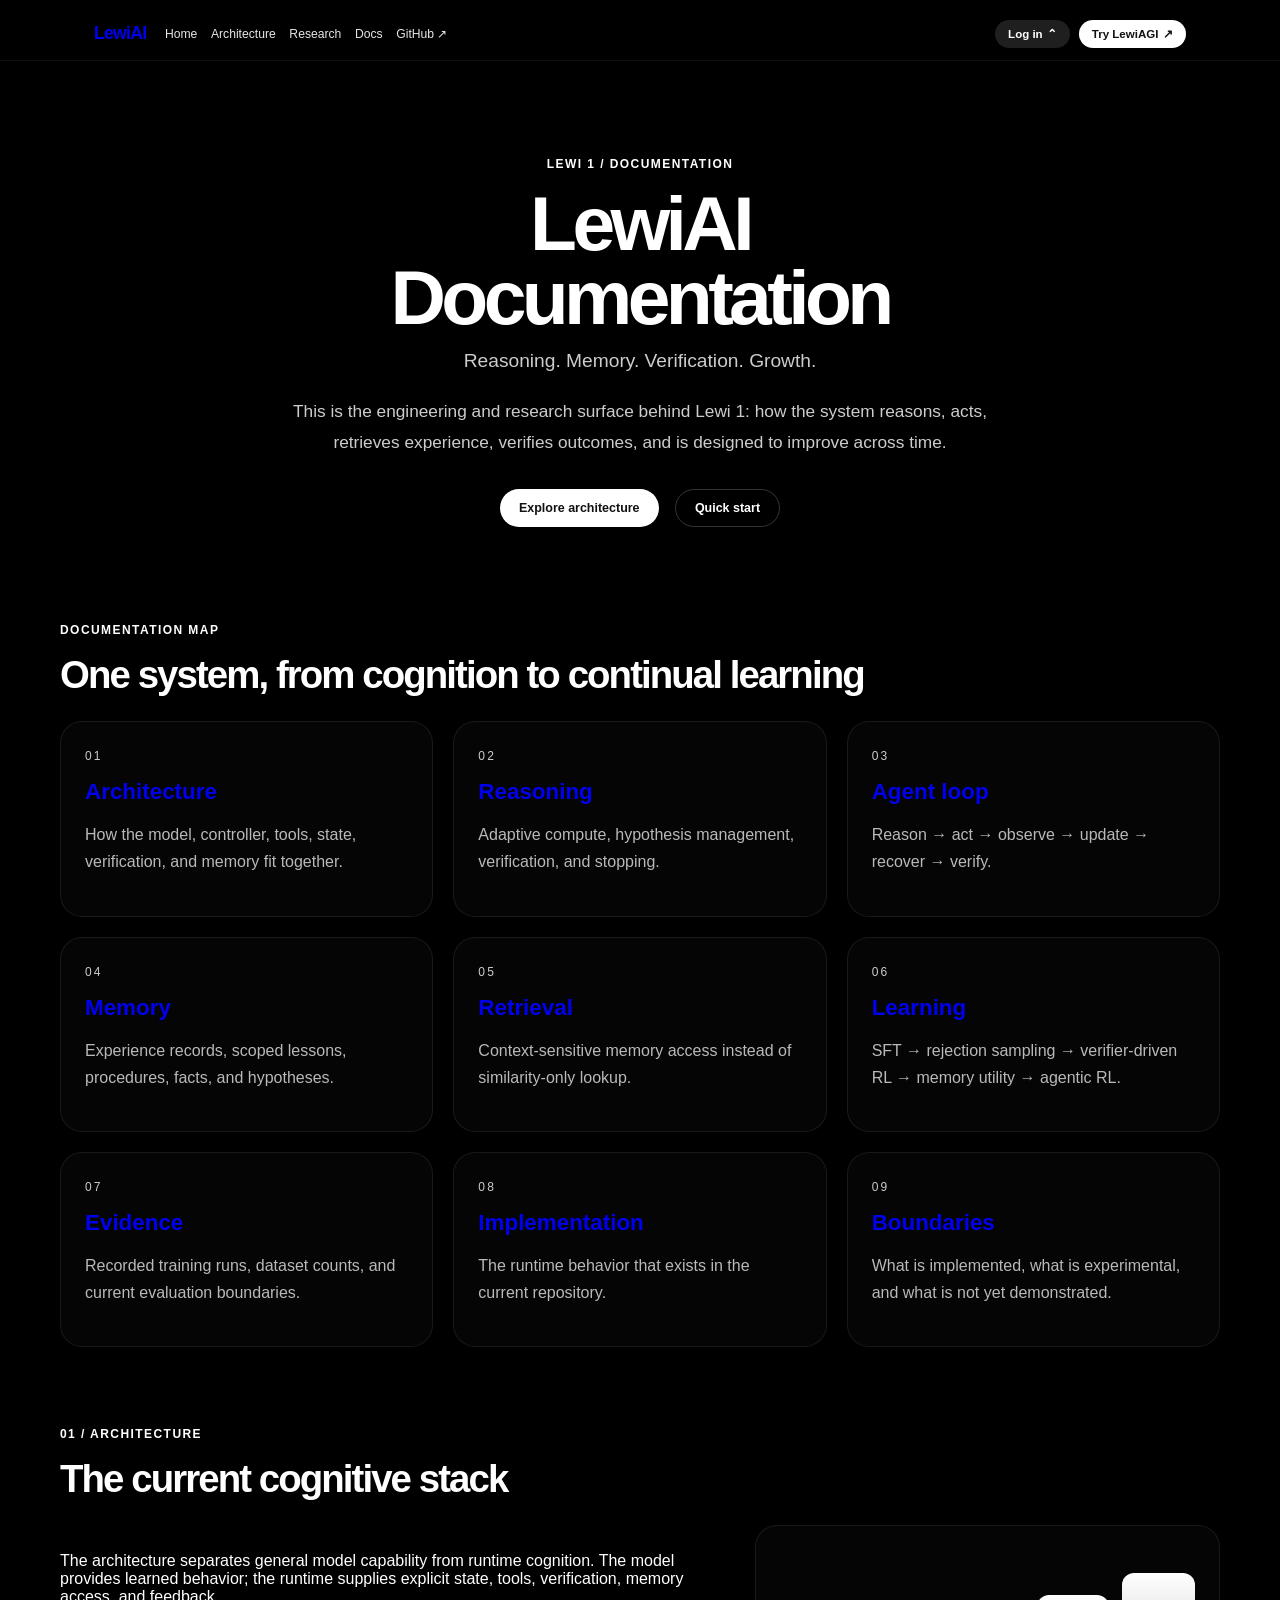
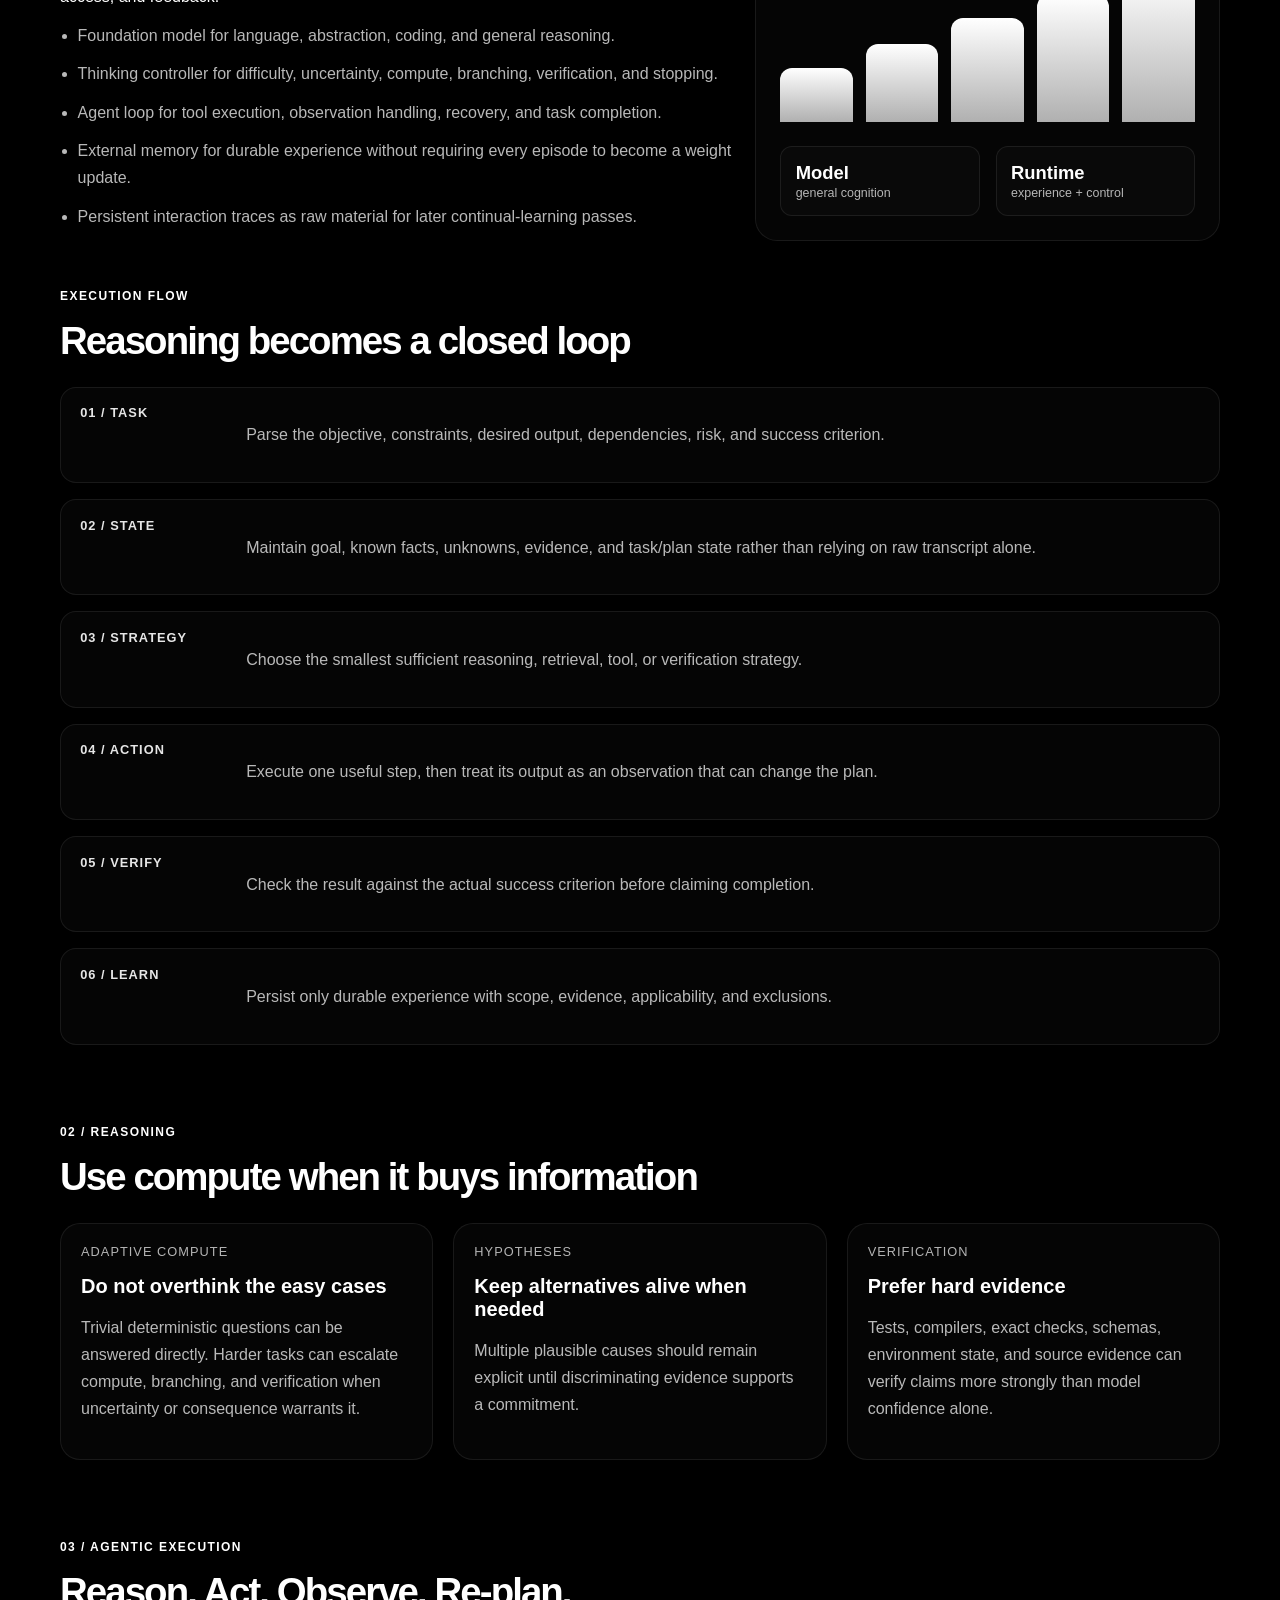
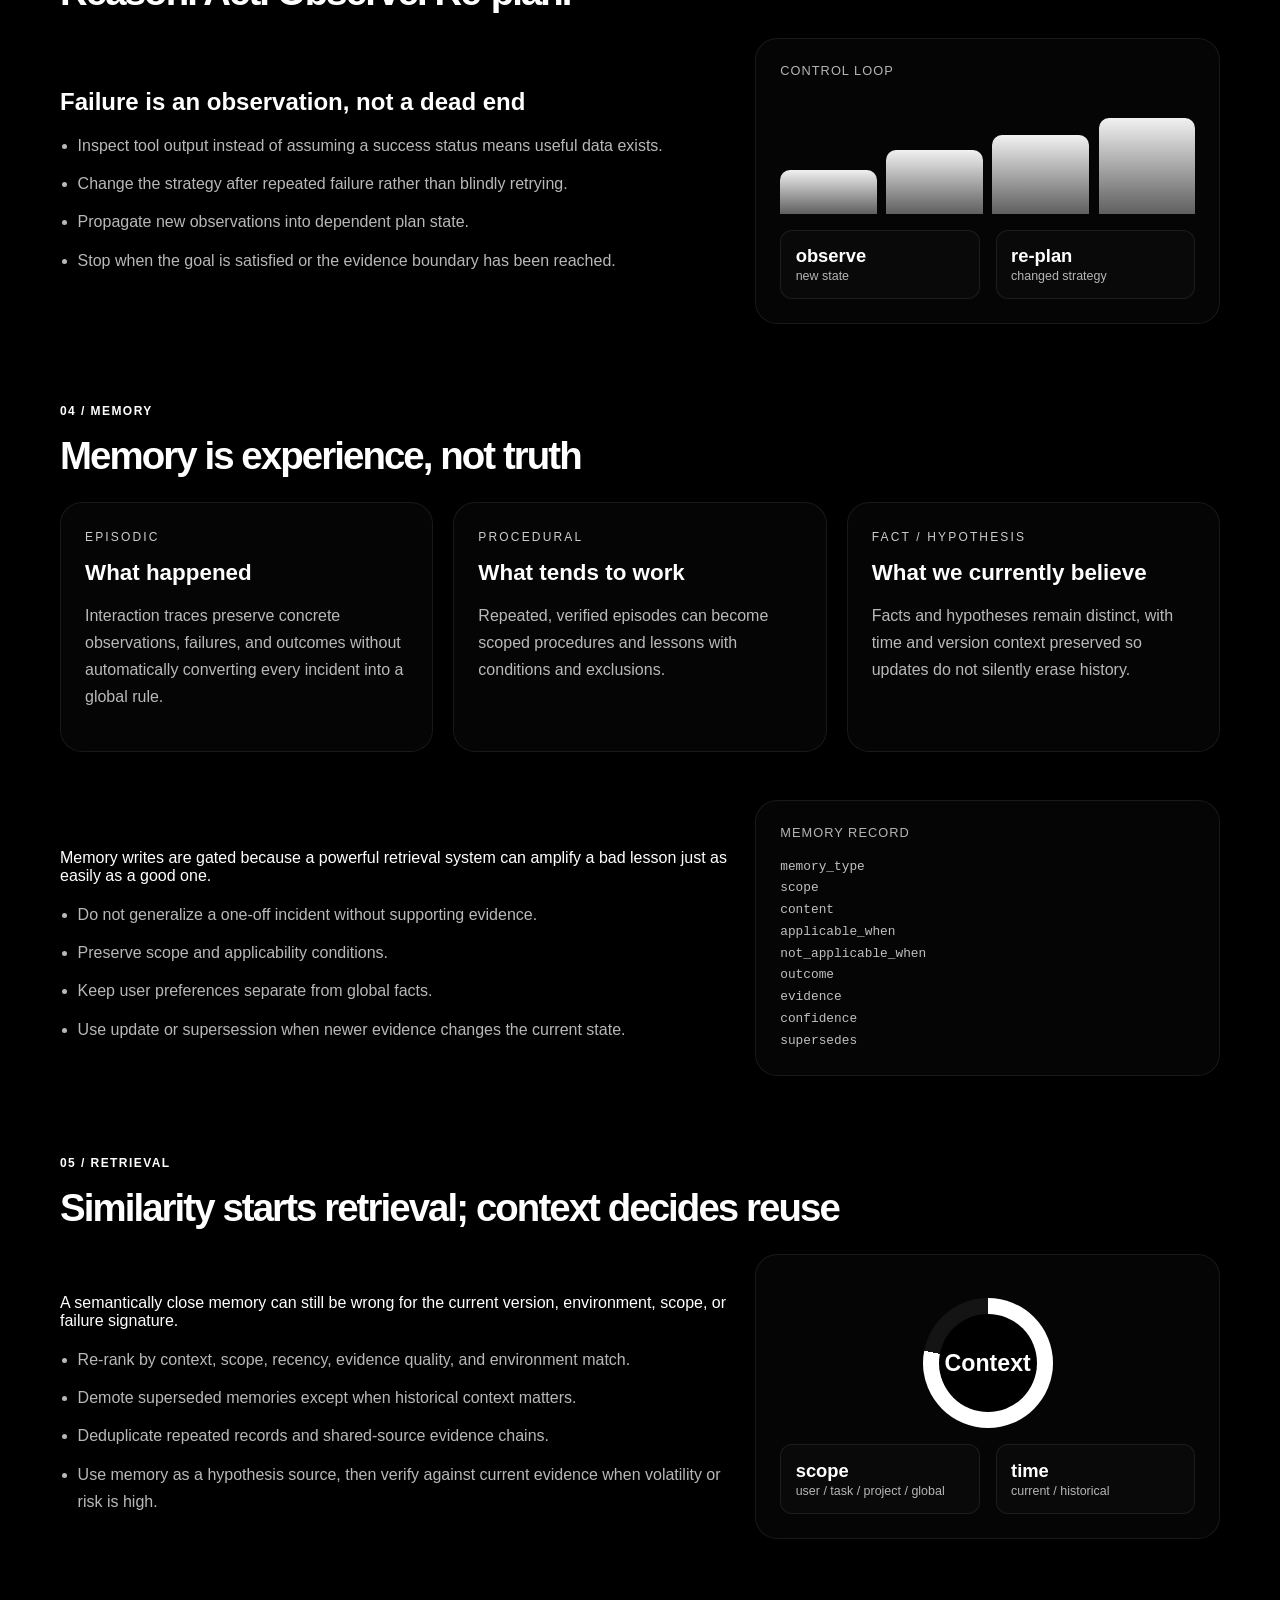
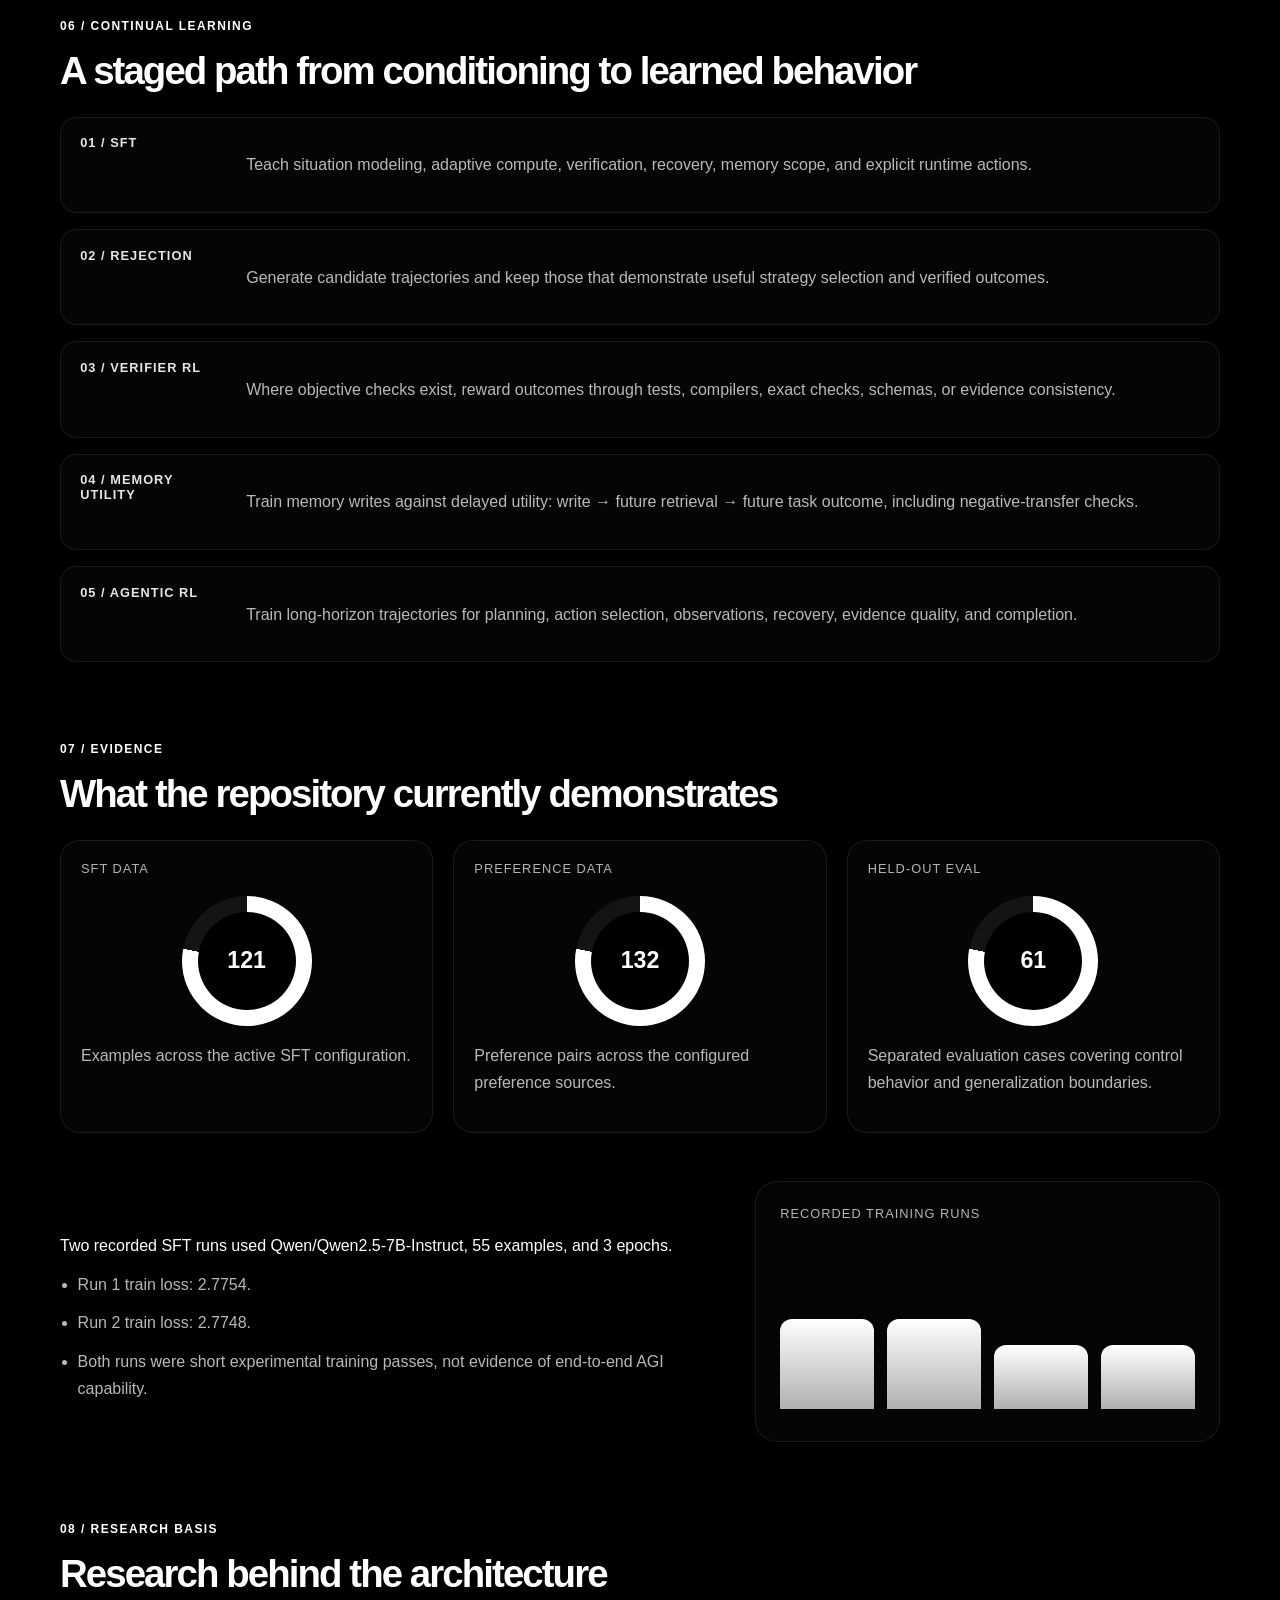
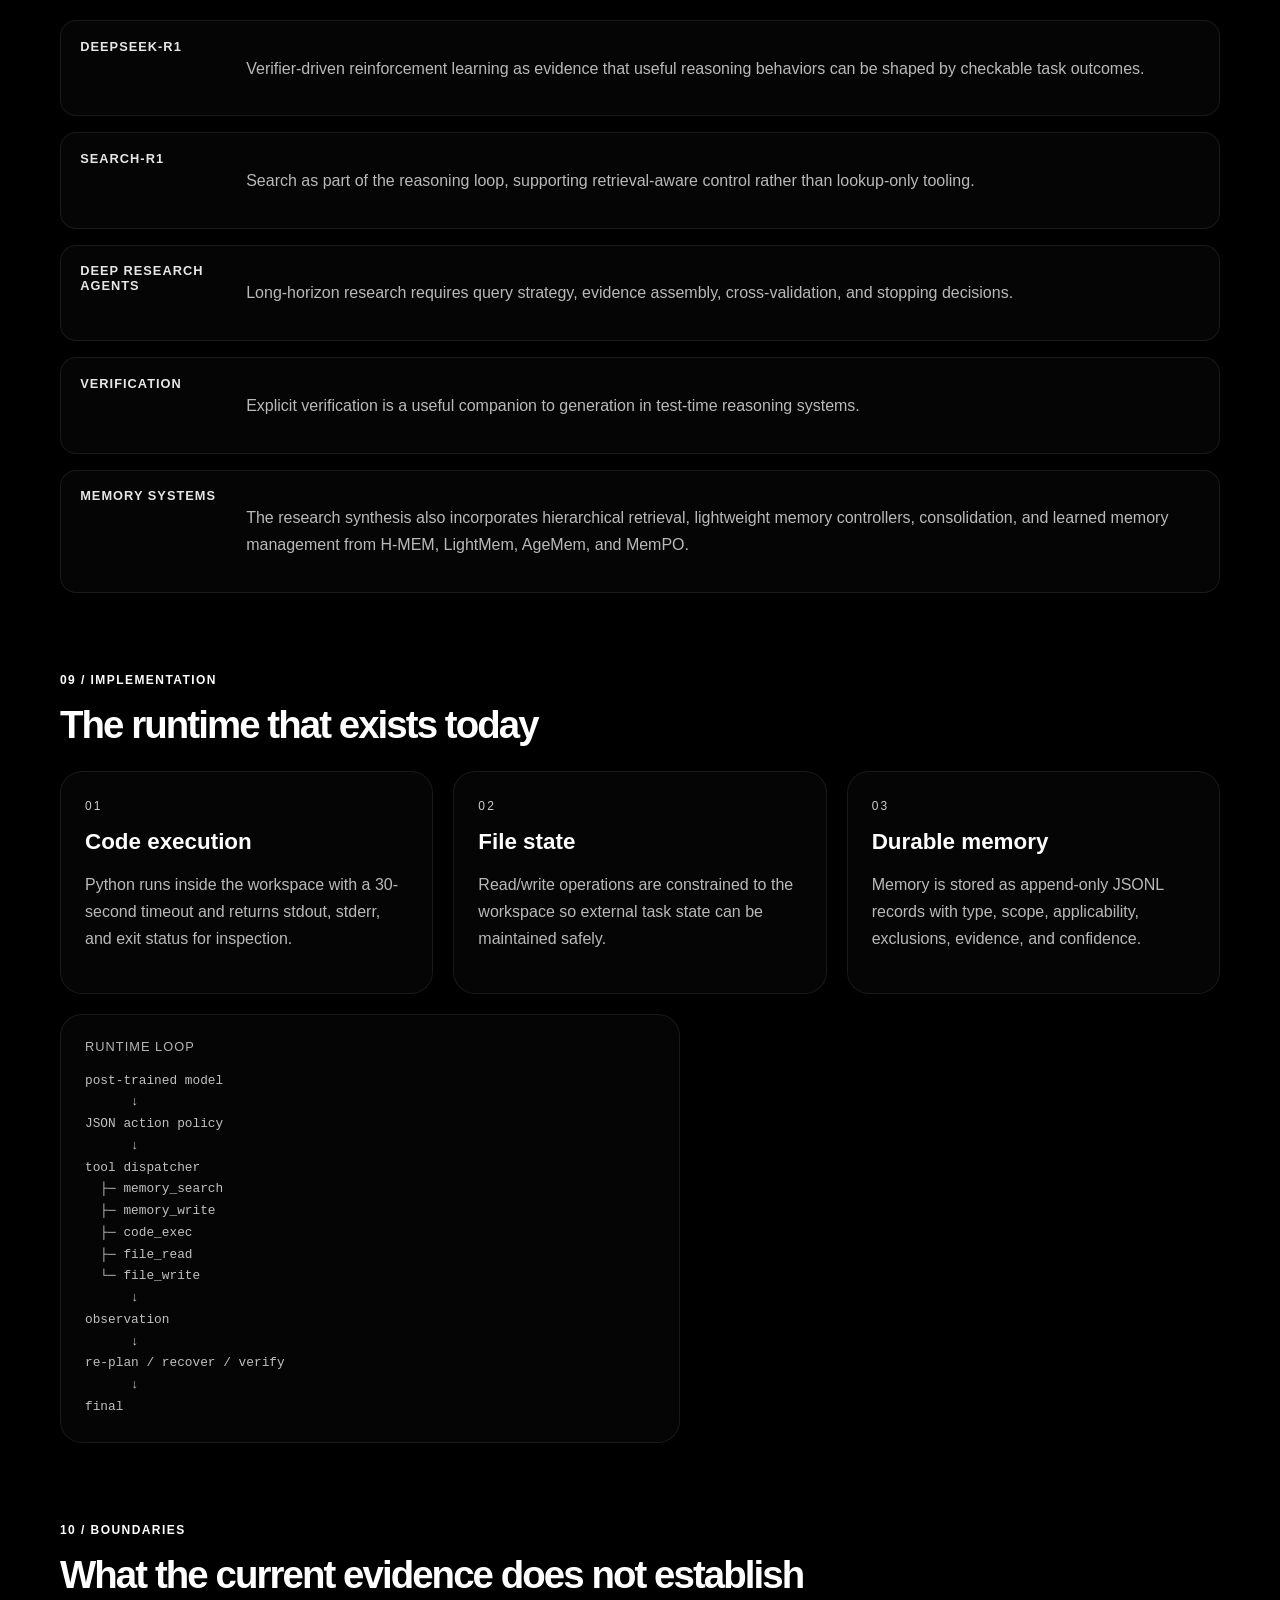
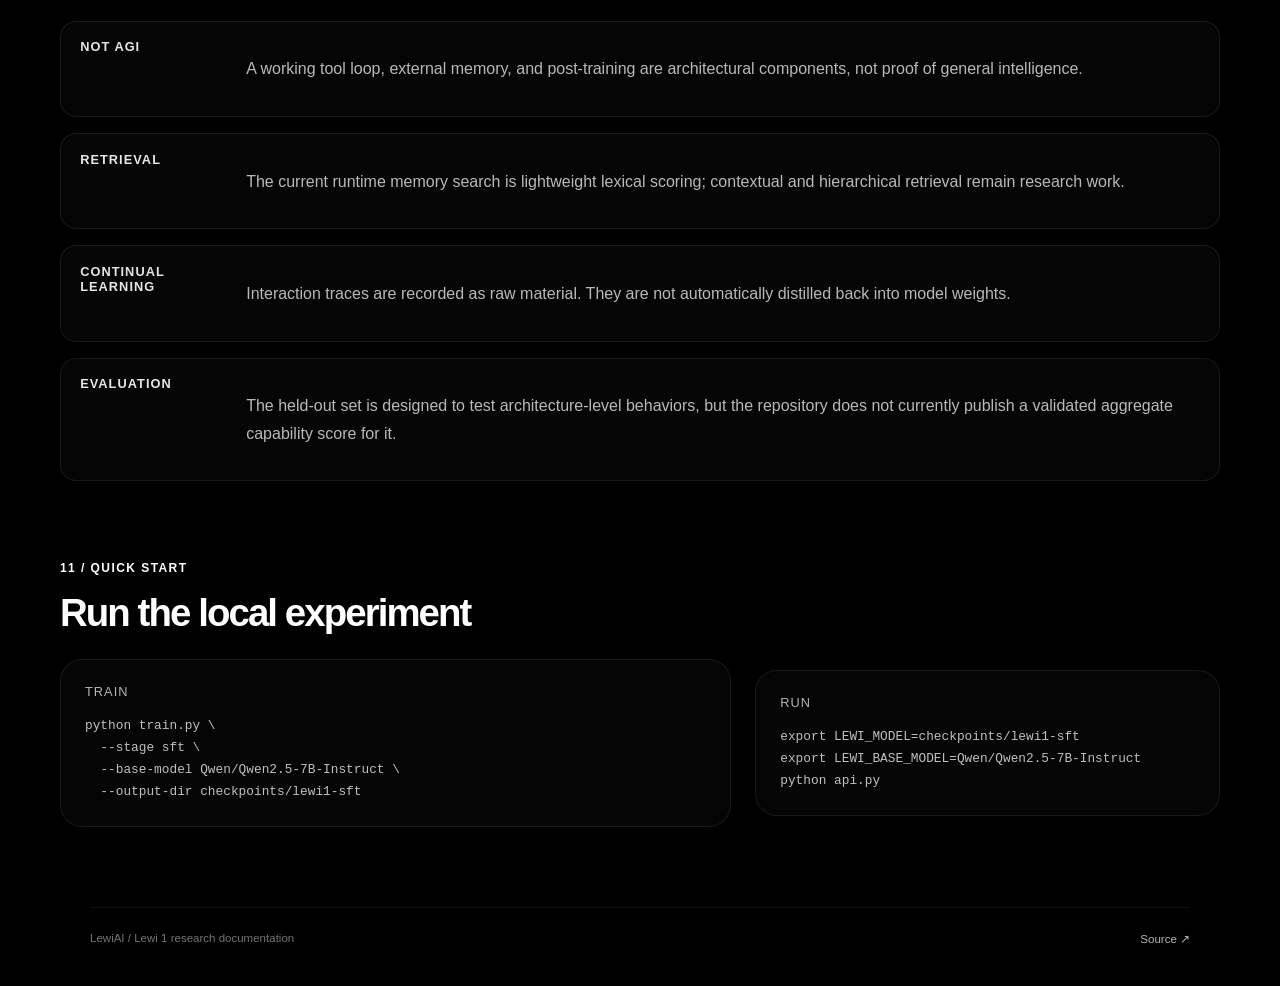
<file: docs/index.html>
<!DOCTYPE html>
<html lang="en">
<head>
  <meta charset="UTF-8">
  <meta name="viewport" content="width=device-width, initial-scale=1.0">
  <meta name="description" content="LewiAI documentation: reasoning, memory, verification, agentic execution, and continual learning research.">
  <link rel="stylesheet" href="style.css">
  <title>LewiAI — Documentation</title>
</head>
<body>
  <header class="topbar">
    <div class="topbar-inner">
      <div class="topbar-left">
        <a class="brand-wrap" href="../" aria-label="LewiAI home">
          <span class="brand-name">LewiAI</span>
        </a>
        <nav class="topbar-nav" aria-label="Main navigation">
          <a href="../">Home</a>
          <a href="../#architecture">Architecture</a>
          <a href="../#research">Research</a>
          <a href="#documentation">Docs</a>
          <a href="https://github.com/0scriptus0/agi-attempt" target="_blank" rel="noopener">GitHub ↗</a>
        </nav>
      </div>
      <div class="topbar-actions">
        <a class="login-btn" href="../">Log in <span>⌃</span></a>
        <a class="cta-btn" href="../">Try LewiAGI <span>↗</span></a>
      </div>
    </div>
  </header>

  <main class="page-shell" id="documentation">
    <section class="hero">
      <div class="hero-content">
        <p class="section-kicker">Lewi 1 / Documentation</p>
        <h1>LewiAI<br>Documentation</h1>
        <p class="dashboard-text">Reasoning. Memory. Verification. Growth.</p>
        <p class="hero-description">
          This is the engineering and research surface behind Lewi 1: how the system reasons,
          acts, retrieves experience, verifies outcomes, and is designed to improve across time.
        </p>
        <div class="hero-actions">
          <a class="primary-btn" href="#architecture">Explore architecture</a>
          <a class="secondary-btn" href="#quick-start">Quick start</a>
        </div>
      </div>
    </section>

    <section class="content-block">
      <div class="section-header">
        <p class="section-kicker">Documentation map</p>
        <h2>One system, from cognition to continual learning</h2>
      </div>
      <div class="info-grid docs-map">
        <a class="info-card map-card" href="#architecture"><span class="card-number">01</span><h3>Architecture</h3><p>How the model, controller, tools, state, verification, and memory fit together.</p></a>
        <a class="info-card map-card" href="#reasoning"><span class="card-number">02</span><h3>Reasoning</h3><p>Adaptive compute, hypothesis management, verification, and stopping.</p></a>
        <a class="info-card map-card" href="#agent-loop"><span class="card-number">03</span><h3>Agent loop</h3><p>Reason → act → observe → update → recover → verify.</p></a>
        <a class="info-card map-card" href="#memory"><span class="card-number">04</span><h3>Memory</h3><p>Experience records, scoped lessons, procedures, facts, and hypotheses.</p></a>
        <a class="info-card map-card" href="#retrieval"><span class="card-number">05</span><h3>Retrieval</h3><p>Context-sensitive memory access instead of similarity-only lookup.</p></a>
        <a class="info-card map-card" href="#learning"><span class="card-number">06</span><h3>Learning</h3><p>SFT → rejection sampling → verifier-driven RL → memory utility → agentic RL.</p></a>
        <a class="info-card map-card" href="#evidence"><span class="card-number">07</span><h3>Evidence</h3><p>Recorded training runs, dataset counts, and current evaluation boundaries.</p></a>
        <a class="info-card map-card" href="#implementation"><span class="card-number">08</span><h3>Implementation</h3><p>The runtime behavior that exists in the current repository.</p></a>
        <a class="info-card map-card" href="#boundaries"><span class="card-number">09</span><h3>Boundaries</h3><p>What is implemented, what is experimental, and what is not yet demonstrated.</p></a>
      </div>
    </section>

    <section class="content-block" id="architecture">
      <div class="section-header">
        <p class="section-kicker">01 / Architecture</p>
        <h2>The current cognitive stack</h2>
      </div>
      <div class="split-layout">
        <div class="section-copy">
          <p>
            The architecture separates general model capability from runtime cognition.
            The model provides learned behavior; the runtime supplies explicit state, tools,
            verification, memory access, and feedback.
          </p>
          <ul class="feature-list">
            <li>Foundation model for language, abstraction, coding, and general reasoning.</li>
            <li>Thinking controller for difficulty, uncertainty, compute, branching, verification, and stopping.</li>
            <li>Agent loop for tool execution, observation handling, recovery, and task completion.</li>
            <li>External memory for durable experience without requiring every episode to become a weight update.</li>
            <li>Persistent interaction traces as raw material for later continual-learning passes.</li>
          </ul>
        </div>
        <div class="visual-panel">
          <div class="mini-chart architecture-chart">
            <div class="chart-bar" style="height:35%"></div>
            <div class="chart-bar" style="height:50%"></div>
            <div class="chart-bar" style="height:67%"></div>
            <div class="chart-bar" style="height:82%"></div>
            <div class="chart-bar" style="height:96%"></div>
          </div>
          <div class="metric-row">
            <div><strong>Model</strong><span>general cognition</span></div>
            <div><strong>Runtime</strong><span>experience + control</span></div>
          </div>
        </div>
      </div>

      <div class="content-block inner-block">
        <div class="section-header">
          <p class="section-kicker">Execution flow</p>
          <h2>Reasoning becomes a closed loop</h2>
        </div>
        <div class="discovery-list">
          <div class="discovery-item"><span>01 / TASK</span><p>Parse the objective, constraints, desired output, dependencies, risk, and success criterion.</p></div>
          <div class="discovery-item"><span>02 / STATE</span><p>Maintain goal, known facts, unknowns, evidence, and task/plan state rather than relying on raw transcript alone.</p></div>
          <div class="discovery-item"><span>03 / STRATEGY</span><p>Choose the smallest sufficient reasoning, retrieval, tool, or verification strategy.</p></div>
          <div class="discovery-item"><span>04 / ACTION</span><p>Execute one useful step, then treat its output as an observation that can change the plan.</p></div>
          <div class="discovery-item"><span>05 / VERIFY</span><p>Check the result against the actual success criterion before claiming completion.</p></div>
          <div class="discovery-item"><span>06 / LEARN</span><p>Persist only durable experience with scope, evidence, applicability, and exclusions.</p></div>
        </div>
      </div>
    </section>

    <section class="content-block" id="reasoning">
      <div class="section-header">
        <p class="section-kicker">02 / Reasoning</p>
        <h2>Use compute when it buys information</h2>
      </div>
      <div class="bench-grid">
        <article class="bench-card">
          <div class="bench-label">Adaptive compute</div>
          <h3>Do not overthink the easy cases</h3>
          <p>Trivial deterministic questions can be answered directly. Harder tasks can escalate compute, branching, and verification when uncertainty or consequence warrants it.</p>
        </article>
        <article class="bench-card">
          <div class="bench-label">Hypotheses</div>
          <h3>Keep alternatives alive when needed</h3>
          <p>Multiple plausible causes should remain explicit until discriminating evidence supports a commitment.</p>
        </article>
        <article class="bench-card">
          <div class="bench-label">Verification</div>
          <h3>Prefer hard evidence</h3>
          <p>Tests, compilers, exact checks, schemas, environment state, and source evidence can verify claims more strongly than model confidence alone.</p>
        </article>
      </div>
    </section>

    <section class="content-block" id="agent-loop">
      <div class="section-header">
        <p class="section-kicker">03 / Agentic execution</p>
        <h2>Reason. Act. Observe. Re-plan.</h2>
      </div>
      <div class="split-layout">
        <div class="section-copy">
          <h3>Failure is an observation, not a dead end</h3>
          <ul class="feature-list">
            <li>Inspect tool output instead of assuming a success status means useful data exists.</li>
            <li>Change the strategy after repeated failure rather than blindly retrying.</li>
            <li>Propagate new observations into dependent plan state.</li>
            <li>Stop when the goal is satisfied or the evidence boundary has been reached.</li>
          </ul>
        </div>
        <div class="visual-panel">
          <div class="bench-label">CONTROL LOOP</div>
          <div class="stack-bars">
            <span style="height:42%"></span>
            <span style="height:61%"></span>
            <span style="height:76%"></span>
            <span style="height:92%"></span>
          </div>
          <div class="metric-row">
            <div><strong>observe</strong><span>new state</span></div>
            <div><strong>re-plan</strong><span>changed strategy</span></div>
          </div>
        </div>
      </div>
    </section>

    <section class="content-block" id="memory">
      <div class="section-header">
        <p class="section-kicker">04 / Memory</p>
        <h2>Memory is experience, not truth</h2>
      </div>
      <div class="info-grid">
        <article class="info-card">
          <span class="card-number">EPISODIC</span>
          <h3>What happened</h3>
          <p>Interaction traces preserve concrete observations, failures, and outcomes without automatically converting every incident into a global rule.</p>
        </article>
        <article class="info-card">
          <span class="card-number">PROCEDURAL</span>
          <h3>What tends to work</h3>
          <p>Repeated, verified episodes can become scoped procedures and lessons with conditions and exclusions.</p>
        </article>
        <article class="info-card">
          <span class="card-number">FACT / HYPOTHESIS</span>
          <h3>What we currently believe</h3>
          <p>Facts and hypotheses remain distinct, with time and version context preserved so updates do not silently erase history.</p>
        </article>
      </div>

      <div class="split-layout inner-block">
        <div class="section-copy">
          <p>Memory writes are gated because a powerful retrieval system can amplify a bad lesson just as easily as a good one.</p>
          <ul class="feature-list">
            <li>Do not generalize a one-off incident without supporting evidence.</li>
            <li>Preserve scope and applicability conditions.</li>
            <li>Keep user preferences separate from global facts.</li>
            <li>Use update or supersession when newer evidence changes the current state.</li>
          </ul>
        </div>
        <div class="visual-panel">
          <div class="bench-label">MEMORY RECORD</div>
          <pre class="code-block">memory_type
scope
content
applicable_when
not_applicable_when
outcome
evidence
confidence
supersedes</pre>
        </div>
      </div>
    </section>

    <section class="content-block" id="retrieval">
      <div class="section-header">
        <p class="section-kicker">05 / Retrieval</p>
        <h2>Similarity starts retrieval; context decides reuse</h2>
      </div>
      <div class="split-layout">
        <div class="section-copy">
          <p>A semantically close memory can still be wrong for the current version, environment, scope, or failure signature.</p>
          <ul class="feature-list">
            <li>Re-rank by context, scope, recency, evidence quality, and environment match.</li>
            <li>Demote superseded memories except when historical context matters.</li>
            <li>Deduplicate repeated records and shared-source evidence chains.</li>
            <li>Use memory as a hypothesis source, then verify against current evidence when volatility or risk is high.</li>
          </ul>
        </div>
        <div class="visual-panel">
          <div class="radial-ring">
            <span>Context</span>
          </div>
          <div class="metric-row">
            <div><strong>scope</strong><span>user / task / project / global</span></div>
            <div><strong>time</strong><span>current / historical</span></div>
          </div>
        </div>
      </div>
    </section>

    <section class="content-block" id="learning">
      <div class="section-header">
        <p class="section-kicker">06 / Continual learning</p>
        <h2>A staged path from conditioning to learned behavior</h2>
      </div>
      <div class="discovery-list">
        <div class="discovery-item"><span>01 / SFT</span><p>Teach situation modeling, adaptive compute, verification, recovery, memory scope, and explicit runtime actions.</p></div>
        <div class="discovery-item"><span>02 / REJECTION</span><p>Generate candidate trajectories and keep those that demonstrate useful strategy selection and verified outcomes.</p></div>
        <div class="discovery-item"><span>03 / VERIFIER RL</span><p>Where objective checks exist, reward outcomes through tests, compilers, exact checks, schemas, or evidence consistency.</p></div>
        <div class="discovery-item"><span>04 / MEMORY UTILITY</span><p>Train memory writes against delayed utility: write → future retrieval → future task outcome, including negative-transfer checks.</p></div>
        <div class="discovery-item"><span>05 / AGENTIC RL</span><p>Train long-horizon trajectories for planning, action selection, observations, recovery, evidence quality, and completion.</p></div>
      </div>
    </section>

    <section class="content-block" id="evidence">
      <div class="section-header">
        <p class="section-kicker">07 / Evidence</p>
        <h2>What the repository currently demonstrates</h2>
      </div>
      <div class="bench-grid">
        <article class="bench-card">
          <div class="bench-label">SFT data</div>
          <div class="radial-ring"><span>121</span></div>
          <p>Examples across the active SFT configuration.</p>
        </article>
        <article class="bench-card">
          <div class="bench-label">Preference data</div>
          <div class="radial-ring"><span>132</span></div>
          <p>Preference pairs across the configured preference sources.</p>
        </article>
        <article class="bench-card">
          <div class="bench-label">Held-out eval</div>
          <div class="radial-ring"><span>61</span></div>
          <p>Separated evaluation cases covering control behavior and generalization boundaries.</p>
        </article>
      </div>
      <div class="split-layout inner-block">
        <div class="section-copy">
          <p>Two recorded SFT runs used Qwen/Qwen2.5-7B-Instruct, 55 examples, and 3 epochs.</p>
          <ul class="feature-list">
            <li>Run 1 train loss: 2.7754.</li>
            <li>Run 2 train loss: 2.7748.</li>
            <li>Both runs were short experimental training passes, not evidence of end-to-end AGI capability.</li>
          </ul>
        </div>
        <div class="visual-panel">
          <div class="bench-label">RECORDED TRAINING RUNS</div>
          <div class="mini-chart">
            <div class="chart-bar" style="height:58%"></div>
            <div class="chart-bar" style="height:58%"></div>
            <div class="chart-bar" style="height:41%"></div>
            <div class="chart-bar" style="height:41%"></div>
          </div>
        </div>
      </div>
    </section>

    <section class="content-block" id="research">
      <div class="section-header">
        <p class="section-kicker">08 / Research basis</p>
        <h2>Research behind the architecture</h2>
      </div>
      <div class="discovery-list">
        <a class="discovery-item" href="https://www.nature.com/articles/s41586-025-09422-z" target="_blank" rel="noopener"><span>DeepSeek-R1</span><p>Verifier-driven reinforcement learning as evidence that useful reasoning behaviors can be shaped by checkable task outcomes.</p></a>
        <a class="discovery-item" href="https://arxiv.org/abs/2503.09516" target="_blank" rel="noopener"><span>Search-R1</span><p>Search as part of the reasoning loop, supporting retrieval-aware control rather than lookup-only tooling.</p></a>
        <a class="discovery-item" href="https://arxiv.org/abs/2506.18096" target="_blank" rel="noopener"><span>Deep Research Agents</span><p>Long-horizon research requires query strategy, evidence assembly, cross-validation, and stopping decisions.</p></a>
        <a class="discovery-item" href="https://arxiv.org/abs/2508.16665" target="_blank" rel="noopener"><span>Verification</span><p>Explicit verification is a useful companion to generation in test-time reasoning systems.</p></a>
        <div class="discovery-item"><span>Memory systems</span><p>The research synthesis also incorporates hierarchical retrieval, lightweight memory controllers, consolidation, and learned memory management from H-MEM, LightMem, AgeMem, and MemPO.</p></div>
      </div>
    </section>

    <section class="content-block" id="implementation">
      <div class="section-header">
        <p class="section-kicker">09 / Implementation</p>
        <h2>The runtime that exists today</h2>
      </div>
      <div class="info-grid">
        <article class="info-card"><span class="card-number">01</span><h3>Code execution</h3><p>Python runs inside the workspace with a 30-second timeout and returns stdout, stderr, and exit status for inspection.</p></article>
        <article class="info-card"><span class="card-number">02</span><h3>File state</h3><p>Read/write operations are constrained to the workspace so external task state can be maintained safely.</p></article>
        <article class="info-card"><span class="card-number">03</span><h3>Durable memory</h3><p>Memory is stored as append-only JSONL records with type, scope, applicability, exclusions, evidence, and confidence.</p></article>
      </div>
      <div class="visual-panel implementation-panel">
        <div class="bench-label">RUNTIME LOOP</div>
        <pre class="code-block">post-trained model
      ↓
JSON action policy
      ↓
tool dispatcher
  ├─ memory_search
  ├─ memory_write
  ├─ code_exec
  ├─ file_read
  └─ file_write
      ↓
observation
      ↓
re-plan / recover / verify
      ↓
final</pre>
      </div>
    </section>

    <section class="content-block" id="boundaries">
      <div class="section-header">
        <p class="section-kicker">10 / Boundaries</p>
        <h2>What the current evidence does not establish</h2>
      </div>
      <div class="discovery-list">
        <div class="discovery-item"><span>NOT AGI</span><p>A working tool loop, external memory, and post-training are architectural components, not proof of general intelligence.</p></div>
        <div class="discovery-item"><span>RETRIEVAL</span><p>The current runtime memory search is lightweight lexical scoring; contextual and hierarchical retrieval remain research work.</p></div>
        <div class="discovery-item"><span>CONTINUAL LEARNING</span><p>Interaction traces are recorded as raw material. They are not automatically distilled back into model weights.</p></div>
        <div class="discovery-item"><span>EVALUATION</span><p>The held-out set is designed to test architecture-level behaviors, but the repository does not currently publish a validated aggregate capability score for it.</p></div>
      </div>
    </section>

    <section class="content-block" id="quick-start">
      <div class="section-header">
        <p class="section-kicker">11 / Quick start</p>
        <h2>Run the local experiment</h2>
      </div>
      <div class="split-layout">
        <div class="visual-panel">
          <div class="bench-label">TRAIN</div>
          <pre class="code-block">python train.py \
  --stage sft \
  --base-model Qwen/Qwen2.5-7B-Instruct \
  --output-dir checkpoints/lewi1-sft</pre>
        </div>
        <div class="visual-panel">
          <div class="bench-label">RUN</div>
          <pre class="code-block">export LEWI_MODEL=checkpoints/lewi1-sft
export LEWI_BASE_MODEL=Qwen/Qwen2.5-7B-Instruct
python api.py</pre>
        </div>
      </div>
    </section>
  </main>

  <footer class="site-footer">
    <div>LewiAI / Lewi 1 research documentation</div>
    <a href="https://github.com/0scriptus0/agi-attempt" target="_blank" rel="noopener">Source ↗</a>
  </footer>
</body>
</html>
</file>
<file: docs/style.css>
*{box-sizing:border-box}
html{scroll-behavior:smooth}
body{margin:0;background:#000;color:#fff;font-family:Arial,Helvetica,sans-serif}
.topbar{width:100%;background:#000;border-bottom:1px solid rgba(255,255,255,.06);display:flex;justify-content:center;margin-top:.5rem;position:sticky;top:0;z-index:20}
.topbar-inner{width:min(1100px,calc(100% - 24px));min-height:52px;padding:0 .25rem;display:flex;align-items:center;justify-content:space-between;gap:.5rem}
.topbar-left{display:flex;align-items:center;justify-content:center;gap:.9rem;flex:none}
.brand-wrap{display:flex;align-items:center;margin-right:.25rem;text-decoration:none}
.brand-name{font-size:1.1rem;font-weight:700;letter-spacing:-.04em;line-height:1}
.topbar-nav{display:flex;align-items:center;justify-content:center;gap:.85rem;flex-wrap:wrap}
.topbar-nav a{color:rgba(255,255,255,.9);text-decoration:none;font-size:.76rem;font-weight:500;line-height:1.2;transition:opacity .2s ease}
.topbar-nav a:hover,.topbar-nav a:focus{opacity:.8}
.topbar-actions{display:flex;align-items:center;gap:.55rem;margin-left:0}
.login-btn,.cta-btn{border-radius:999px;font-size:.72rem;font-weight:600;cursor:pointer;transition:opacity .2s ease;text-decoration:none;display:inline-flex;align-items:center;gap:.3rem}
.login-btn{background:rgba(255,255,255,.12);color:#fff;padding:.45rem .8rem}
.cta-btn{background:#fff;color:#111;padding:.45rem .8rem}
.login-btn:hover,.cta-btn:hover{opacity:.92}
.primary-btn,.secondary-btn{border-radius:999px;padding:.7rem 1.2rem;font-size:.78rem;font-weight:700;display:inline-flex;align-items:center;justify-content:center;text-decoration:none;transition:opacity .2s ease}
.primary-btn{background:#fff;color:#111;border:none}
.secondary-btn{background:transparent;color:#fff;border:1px solid rgba(255,255,255,.2)}
.primary-btn:hover,.secondary-btn:hover{opacity:.9}
.page-shell{max-width:1200px;margin:0 auto;padding:3rem 1.25rem 5rem}
.hero{min-height:420px;display:grid;place-items:center;text-align:center;padding:3rem 0 1rem;scroll-margin-top:74px}
.hero-content{max-width:860px}
.section-kicker{margin:0 0 1rem;color:#fff;font-size:.75rem;font-weight:700;letter-spacing:.12em;text-transform:uppercase}
.hero h1{margin:0;font-size:clamp(3rem,6vw,6rem);line-height:.96;letter-spacing:-.06em}
.dashboard-text{margin:1rem 0 0;font-size:1.2rem;color:rgba(255,255,255,.8)}
.hero-description{margin:1.5rem auto 0;max-width:760px;font-size:1.08rem;line-height:1.75;color:rgba(255,255,255,.8)}
.hero-actions{margin-top:2rem;display:flex;justify-content:center;gap:1rem;flex-wrap:wrap}
.content-block{margin-top:4rem;padding-top:1rem;scroll-margin-top:76px}
.inner-block{margin-top:3rem;padding-top:0}
.section-header{margin-bottom:1.5rem}
.section-header h2{margin:0;font-size:clamp(2rem,3vw,3rem);letter-spacing:-.05em}
.info-grid{display:grid;grid-template-columns:repeat(3,minmax(0,1fr));gap:1.25rem}
.info-card{background:rgba(255,255,255,.02);border:1px solid rgba(255,255,255,.08);border-radius:22px;padding:1.5rem;text-decoration:none;display:block}
.map-card{transition:transform .2s ease,border-color .2s ease,background .2s ease}
.map-card:hover{transform:translateY(-2px);border-color:rgba(255,255,255,.16);background:rgba(255,255,255,.035)}
.card-number{display:inline-block;font-size:.75rem;letter-spacing:.18em;color:rgba(255,255,255,.8);margin-bottom:1rem}
.info-card h3{margin:0 0 .8rem;font-size:1.4rem}
.info-card p,.feature-list,.bench-card p,.discovery-item p{color:rgba(255,255,255,.72);line-height:1.7}
.split-layout{display:grid;grid-template-columns:1.3fr .9fr;gap:1.5rem;align-items:center}
.section-copy h3{margin:0 0 .8rem;font-size:1.5rem}
.feature-list{margin:1rem 0 0;padding-left:1.1rem;display:grid;gap:.7rem}
.visual-panel{background:rgba(255,255,255,.02);border:1px solid rgba(255,255,255,.08);border-radius:22px;padding:1.5rem}
.mini-chart{height:180px;display:flex;align-items:end;justify-content:space-between;gap:.8rem;padding:1rem 0 .5rem}
.chart-bar{flex:1;border-radius:12px 12px 0 0;background:linear-gradient(180deg,#fff,#b0b0b0);min-height:30px}
.metric-row{display:flex;gap:1rem;margin-top:1rem}
.metric-row div{flex:1;background:rgba(255,255,255,.02);border:1px solid rgba(255,255,255,.08);border-radius:12px;padding:.9rem}
.metric-row strong{display:block;font-size:1.15rem}
.metric-row span{color:rgba(255,255,255,.7);font-size:.78rem;display:block;margin-top:.15rem}
.bench-grid{display:grid;grid-template-columns:repeat(3,minmax(0,1fr));gap:1.25rem}
.bench-card{background:rgba(255,255,255,.02);border:1px solid rgba(255,255,255,.08);border-radius:20px;padding:1.25rem;min-height:220px}
.bench-label{font-size:.8rem;color:rgba(255,255,255,.7);text-transform:uppercase;letter-spacing:.08em;margin-bottom:1rem}
.bench-card h3{margin:0 0 .7rem;font-size:1.25rem}
.stack-bars{height:120px;display:flex;align-items:end;justify-content:space-between;gap:.6rem;padding-top:1rem}
.stack-bars span{flex:1;border-radius:10px 10px 0 0;background:linear-gradient(180deg,#f1f1f1,#5f5f5f)}
.radial-ring{width:130px;height:130px;border-radius:50%;display:grid;place-items:center;margin:1.2rem auto 0;background:conic-gradient(#fff 0 78%,rgba(255,255,255,.06) 78% 100%);position:relative}
.radial-ring::before{content:"";position:absolute;inset:16px;background:#000;border-radius:50%}
.radial-ring span{position:relative;z-index:1;font-size:1.45rem;font-weight:700}
.discovery-list{display:grid;gap:1rem}
.discovery-item{display:grid;grid-template-columns:150px 1fr;gap:1rem;align-items:start;background:rgba(255,255,255,.02);border:1px solid rgba(255,255,255,.08);border-radius:16px;padding:1.1rem 1.2rem;text-decoration:none}
.discovery-item:hover{border-color:rgba(255,255,255,.16)}
.discovery-item span{color:rgba(255,255,255,.9);font-size:.8rem;letter-spacing:.08em;text-transform:uppercase;font-weight:700}
.code-block{margin:0;font-family:"SFMono-Regular",Menlo,Consolas,monospace;font-size:.8rem;line-height:1.7;color:rgba(255,255,255,.75);white-space:pre-wrap;word-break:break-word}
.implementation-panel{max-width:620px;margin-top:1.25rem}
.site-footer{width:min(1100px,calc(100% - 24px));margin:0 auto;padding:1.5rem 0 2.5rem;border-top:1px solid rgba(255,255,255,.06);display:flex;justify-content:space-between;gap:1rem;color:rgba(255,255,255,.45);font-size:.72rem}
.site-footer a{color:rgba(255,255,255,.7);text-decoration:none}
@media(max-width:900px){
  .topbar-inner{flex-wrap:wrap;justify-content:center;padding:1rem}
  .topbar-left{flex-wrap:wrap;justify-content:center}
  .topbar-nav{justify-content:center;gap:1rem 1.5rem}
  .topbar-actions{width:100%;justify-content:center}
  .info-grid,.bench-grid,.split-layout{grid-template-columns:1fr}
}
@media(max-width:640px){
  .brand-name{font-size:1.5rem}
  .topbar-nav a{font-size:.9rem}
  .login-btn,.cta-btn{font-size:.9rem;padding:.7rem 1rem}
  .discovery-item{grid-template-columns:1fr}
  .site-footer{flex-direction:column}
}
</file>
